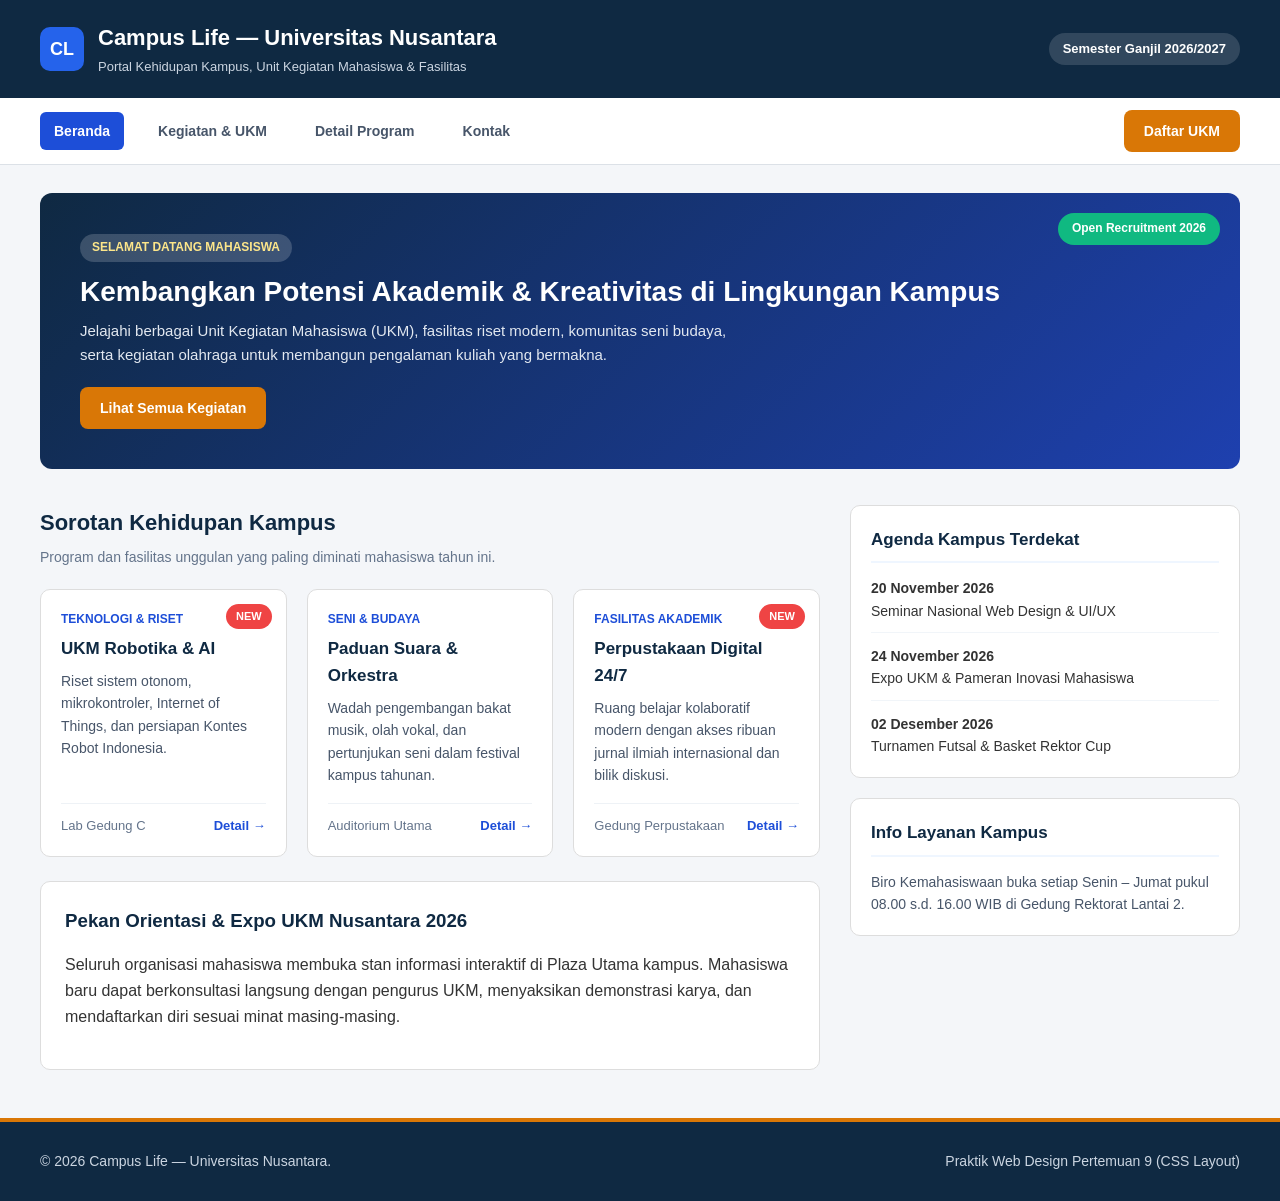
<file: index.html>
<!DOCTYPE html>
<html lang="id">

<head>
    <meta charset="UTF-8">
    <meta name="viewport" content="width=device-width, initial-scale=1.0">
    <title>Beranda — Campus Life Universitas Nusantara</title>
    <!-- Menghubungkan ke file CSS eksternal -->
    <link rel="stylesheet" href="style.css">
</head>

<body>

    <!-- 1. HEADER (Menggunakan Flexbox) -->
    <header class="site-header">
        <div class="container header-inner">
            <div class="brand-group">
                <div class="brand-logo" aria-hidden="true">CL</div>
                <div>
                    <h1 class="site-title">Campus Life — Universitas Nusantara</h1>
                    <p class="site-tagline">Portal Kehidupan Kampus, Unit Kegiatan Mahasiswa &amp; Fasilitas</p>
                </div>
            </div>
            <span class="header-badge">Semester Ganjil 2026/2027</span>
        </div>
    </header>

    <!-- 2. NAVIGATION (Menggunakan Flexbox dengan gap: 20px) -->
    <div class="site-nav">
        <div class="container nav-inner">
            <nav aria-label="Navigasi Utama">
                <a href="index.html" class="active">Beranda</a>
                <a href="content.html">Kegiatan &amp; UKM</a>
                <a href="detail.html">Detail Program</a>
                <a href="contact.html">Kontak</a>
            </nav>
            <a href="contact.html" class="btn-primary">Daftar UKM</a>
        </div>
    </div>

    <!-- 3. HERO SECTION (Container, Spacing & Position) -->
    <section class="hero-section">
        <div class="container">
            <div class="hero-box">
                <span class="hero-corner-tag">Open Recruitment 2026</span>
                <span class="hero-label">Selamat Datang Mahasiswa</span>
                <h2>Kembangkan Potensi Akademik &amp; Kreativitas di Lingkungan Kampus</h2>
                <p>
                    Jelajahi berbagai Unit Kegiatan Mahasiswa (UKM), fasilitas riset modern, komunitas seni budaya,
                    serta kegiatan olahraga untuk membangun pengalaman kuliah yang bermakna.
                </p>
                <a href="content.html" class="btn-primary">Lihat Semua Kegiatan</a>
            </div>
        </div>
    </section>

    <!-- 4. MAIN CONTENT + ASIDE (Menggunakan CSS Grid 2fr 1fr) -->
    <div class="main-section">
        <div class="container content-layout">

            <!-- Kolom Kiri: Main Content -->
            <main>
                <h2 class="section-heading">Sorotan Kehidupan Kampus</h2>
                <p class="section-sub">Program dan fasilitas unggulan yang paling diminati mahasiswa tahun ini.</p>

                <!-- Cards Grid (3 Columns di Desktop dengan gap: 20px) -->
                <section class="cards" aria-label="Sorotan UKM dan Fasilitas">
                    <article class="card">
                        <!-- Badge dengan position: absolute -->
                        <span class="badge-new">New</span>
                        <div>
                            <div class="card-tag">Teknologi &amp; Riset</div>
                            <h3>UKM Robotika &amp; AI</h3>
                            <p>Riset sistem otonom, mikrokontroler, Internet of Things, dan persiapan Kontes Robot
                                Indonesia.</p>
                        </div>
                        <div class="card-footer">
                            <span>Lab Gedung C</span>
                            <a href="detail.html" class="card-link">Detail &rarr;</a>
                        </div>
                    </article>

                    <article class="card">
                        <div>
                            <div class="card-tag">Seni &amp; Budaya</div>
                            <h3>Paduan Suara &amp; Orkestra</h3>
                            <p>Wadah pengembangan bakat musik, olah vokal, dan pertunjukan seni dalam festival kampus
                                tahunan.</p>
                        </div>
                        <div class="card-footer">
                            <span>Auditorium Utama</span>
                            <a href="detail.html" class="card-link">Detail &rarr;</a>
                        </div>
                    </article>

                    <article class="card">
                        <span class="badge-new">New</span>
                        <div>
                            <div class="card-tag">Fasilitas Akademik</div>
                            <h3>Perpustakaan Digital 24/7</h3>
                            <p>Ruang belajar kolaboratif modern dengan akses ribuan jurnal ilmiah internasional dan
                                bilik diskusi.</p>
                        </div>
                        <div class="card-footer">
                            <span>Gedung Perpustakaan</span>
                            <a href="detail.html" class="card-link">Detail &rarr;</a>
                        </div>
                    </article>
                </section>

                <!-- Artikel Pengantar -->
                <article class="content-panel">
                    <h3>Pekan Orientasi &amp; Expo UKM Nusantara 2026</h3>
                    <p>
                        Seluruh organisasi mahasiswa membuka stan informasi interaktif di Plaza Utama kampus. Mahasiswa
                        baru dapat berkonsultasi langsung dengan pengurus UKM, menyaksikan demonstrasi karya, dan
                        mendaftarkan diri sesuai minat masing-masing.
                    </p>
                </article>
            </main>

            <!-- Kolom Kanan: Aside / Sidebar -->
            <aside class="sidebar">
                <div class="widget">
                    <h3>Agenda Kampus Terdekat</h3>
                    <ul class="widget-list">
                        <li>
                            <strong>20 November 2026</strong><br>
                            Seminar Nasional Web Design &amp; UI/UX
                        </li>
                        <li>
                            <strong>24 November 2026</strong><br>
                            Expo UKM &amp; Pameran Inovasi Mahasiswa
                        </li>
                        <li>
                            <strong>02 Desember 2026</strong><br>
                            Turnamen Futsal &amp; Basket Rektor Cup
                        </li>
                    </ul>
                </div>

                <div class="widget">
                    <h3>Info Layanan Kampus</h3>
                    <p class="widget-text">
                        Biro Kemahasiswaan buka setiap Senin – Jumat pukul 08.00 s.d. 16.00 WIB di Gedung Rektorat
                        Lantai 2.
                    </p>
                </div>
            </aside>

        </div>
    </div>

    <!-- 5. FOOTER -->
    <footer class="site-footer">
        <div class="container footer-inner">
            <span>&copy; 2026 Campus Life — Universitas Nusantara.</span>
            <span>Praktik Web Design Pertemuan 9 (CSS Layout)</span>
        </div>
    </footer>

</body>

</html>
</file>
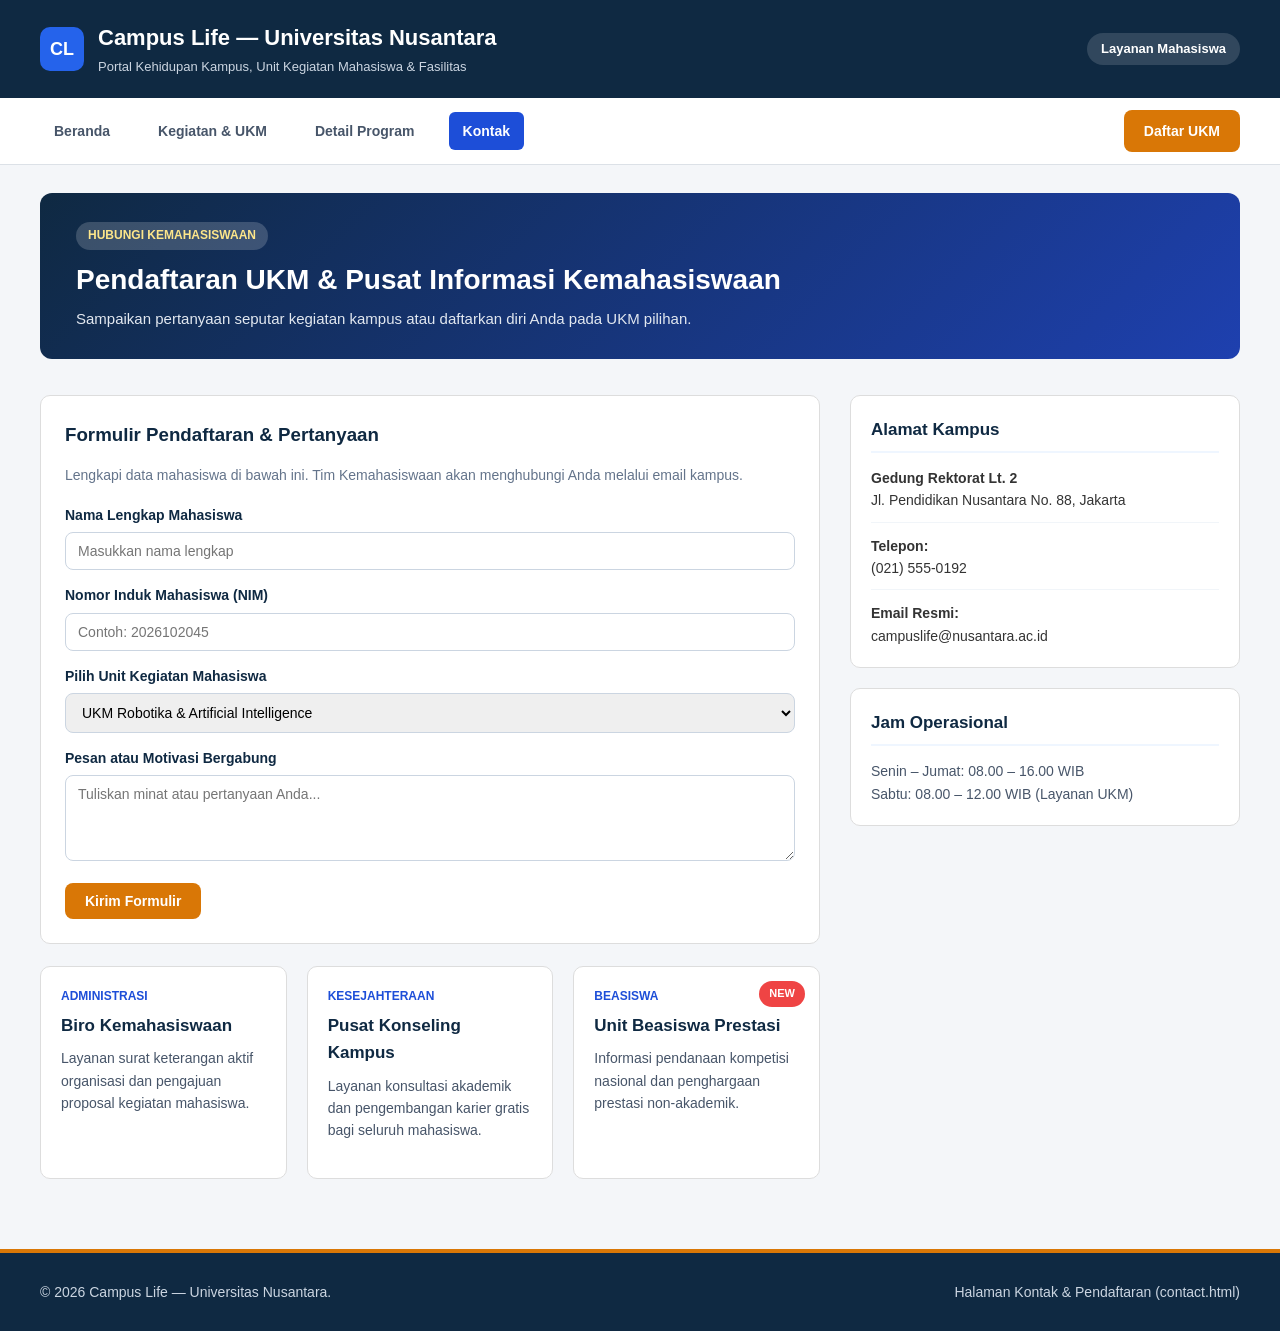
<file: contact.html>
<!DOCTYPE html>
<html lang="id">

<head>
    <meta charset="UTF-8">
    <meta name="viewport" content="width=device-width, initial-scale=1.0">
    <title>Kontak &amp; Pendaftaran — Campus Life Universitas Nusantara</title>
    <link rel="stylesheet" href="style.css">
</head>

<body>

    <!-- HEADER -->
    <header class="site-header">
        <div class="container header-inner">
            <div class="brand-group">
                <div class="brand-logo" aria-hidden="true">CL</div>
                <div>
                    <h1 class="site-title">Campus Life — Universitas Nusantara</h1>
                    <p class="site-tagline">Portal Kehidupan Kampus, Unit Kegiatan Mahasiswa &amp; Fasilitas</p>
                </div>
            </div>
            <span class="header-badge">Layanan Mahasiswa</span>
        </div>
    </header>

    <!-- NAVIGATION -->
    <div class="site-nav">
        <div class="container nav-inner">
            <nav aria-label="Navigasi Utama">
                <a href="index.html">Beranda</a>
                <a href="content.html">Kegiatan &amp; UKM</a>
                <a href="detail.html">Detail Program</a>
                <a href="contact.html" class="active">Kontak</a>
            </nav>
            <a href="contact.html" class="btn-primary">Daftar UKM</a>
        </div>
    </div>

    <!-- HERO COMPACT -->
    <section class="hero-section">
        <div class="container">
            <div class="hero-box hero-compact">
                <span class="hero-label">Hubungi Kemahasiswaan</span>
                <h2>Pendaftaran UKM &amp; Pusat Informasi Kemahasiswaan</h2>
                <p>Sampaikan pertanyaan seputar kegiatan kampus atau daftarkan diri Anda pada UKM pilihan.</p>
            </div>
        </div>
    </section>

    <!-- MAIN CONTENT + ASIDE -->
    <div class="main-section">
        <div class="container content-layout">

            <!-- MAIN CONTENT: Formulir Kontak & 3 Kartu Layanan -->
            <main>
                <div class="content-panel no-top">
                    <h3>Formulir Pendaftaran &amp; Pertanyaan</h3>
                    <p class="form-intro">
                        Lengkapi data mahasiswa di bawah ini. Tim Kemahasiswaan akan menghubungi Anda melalui email
                        kampus.
                    </p>

                    <form class="contact-form" action="#" method="post">
                        <div class="form-group">
                            <label for="nama">Nama Lengkap Mahasiswa</label>
                            <input type="text" id="nama" name="nama" placeholder="Masukkan nama lengkap" required>
                        </div>

                        <div class="form-group">
                            <label for="nim">Nomor Induk Mahasiswa (NIM)</label>
                            <input type="text" id="nim" name="nim" placeholder="Contoh: 2026102045" required>
                        </div>

                        <div class="form-group">
                            <label for="ukm">Pilih Unit Kegiatan Mahasiswa</label>
                            <select id="ukm" name="ukm">
                                <option value="robotika">UKM Robotika &amp; Artificial Intelligence</option>
                                <option value="padus">Paduan Suara &amp; Orkestra Mahasiswa</option>
                                <option value="startup">Inkubator Startup Mahasiswa</option>
                                <option value="olahraga">Sport Center &amp; Klub Olahraga</option>
                                <option value="exchange">Student Exchange Club</option>
                            </select>
                        </div>

                        <div class="form-group">
                            <label for="pesan">Pesan atau Motivasi Bergabung</label>
                            <textarea id="pesan" name="pesan" rows="4"
                                placeholder="Tuliskan minat atau pertanyaan Anda..." required></textarea>
                        </div>

                        <div>
                            <button type="submit" class="btn-primary">Kirim Formulir</button>
                        </div>
                    </form>
                </div>

                <!-- 3 Kartu Unit Layanan -->
                <section class="cards section-gap" aria-label="Unit Layanan Kemahasiswaan">
                    <article class="card">
                        <div class="card-tag">Administrasi</div>
                        <h3>Biro Kemahasiswaan</h3>
                        <p>Layanan surat keterangan aktif organisasi dan pengajuan proposal kegiatan mahasiswa.</p>
                    </article>

                    <article class="card">
                        <div class="card-tag">Kesejahteraan</div>
                        <h3>Pusat Konseling Kampus</h3>
                        <p>Layanan konsultasi akademik dan pengembangan karier gratis bagi seluruh mahasiswa.</p>
                    </article>

                    <article class="card">
                        <span class="badge-new">New</span>
                        <div class="card-tag">Beasiswa</div>
                        <h3>Unit Beasiswa Prestasi</h3>
                        <p>Informasi pendanaan kompetisi nasional dan penghargaan prestasi non-akademik.</p>
                    </article>
                </section>
            </main>

            <!-- ASIDE -->
            <aside class="sidebar">
                <div class="widget">
                    <h3>Alamat Kampus</h3>
                    <ul class="widget-list">
                        <li>
                            <strong>Gedung Rektorat Lt. 2</strong><br>
                            Jl. Pendidikan Nusantara No. 88, Jakarta
                        </li>
                        <li>
                            <strong>Telepon:</strong><br>
                            (021) 555-0192
                        </li>
                        <li>
                            <strong>Email Resmi:</strong><br>
                            campuslife@nusantara.ac.id
                        </li>
                    </ul>
                </div>

                <div class="widget">
                    <h3>Jam Operasional</h3>
                    <p class="widget-text">
                        Senin – Jumat: 08.00 – 16.00 WIB<br>
                        Sabtu: 08.00 – 12.00 WIB (Layanan UKM)
                    </p>
                </div>
            </aside>

        </div>
    </div>

    <!-- FOOTER -->
    <footer class="site-footer">
        <div class="container footer-inner">
            <span>&copy; 2026 Campus Life — Universitas Nusantara.</span>
            <span>Halaman Kontak &amp; Pendaftaran (contact.html)</span>
        </div>
    </footer>

</body>

</html>
</file>
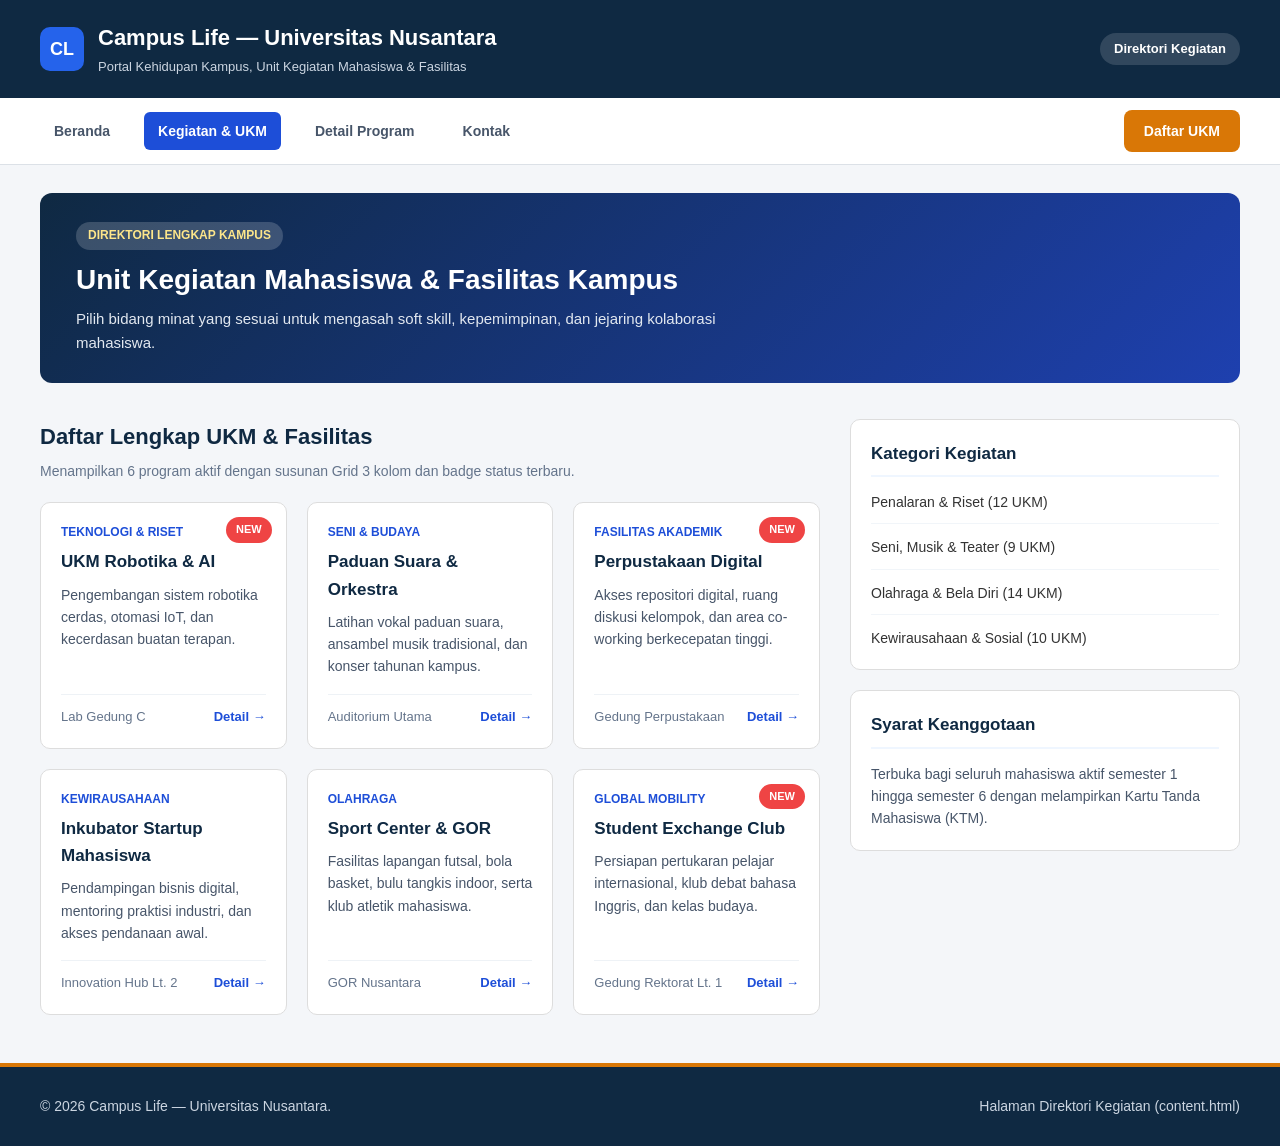
<file: content.html>
<!DOCTYPE html>
<html lang="id">

<head>
    <meta charset="UTF-8">
    <meta name="viewport" content="width=device-width, initial-scale=1.0">
    <title>Kegiatan &amp; UKM — Campus Life Universitas Nusantara</title>
    <link rel="stylesheet" href="style.css">
</head>

<body>

    <!-- HEADER -->
    <header class="site-header">
        <div class="container header-inner">
            <div class="brand-group">
                <div class="brand-logo" aria-hidden="true">CL</div>
                <div>
                    <h1 class="site-title">Campus Life — Universitas Nusantara</h1>
                    <p class="site-tagline">Portal Kehidupan Kampus, Unit Kegiatan Mahasiswa &amp; Fasilitas</p>
                </div>
            </div>
            <span class="header-badge">Direktori Kegiatan</span>
        </div>
    </header>

    <!-- NAVIGATION -->
    <div class="site-nav">
        <div class="container nav-inner">
            <nav aria-label="Navigasi Utama">
                <a href="index.html">Beranda</a>
                <a href="content.html" class="active">Kegiatan &amp; UKM</a>
                <a href="detail.html">Detail Program</a>
                <a href="contact.html">Kontak</a>
            </nav>
            <a href="contact.html" class="btn-primary">Daftar UKM</a>
        </div>
    </div>

    <!-- HERO COMPACT -->
    <section class="hero-section">
        <div class="container">
            <div class="hero-box hero-compact">
                <span class="hero-label">Direktori Lengkap Kampus</span>
                <h2>Unit Kegiatan Mahasiswa &amp; Fasilitas Kampus</h2>
                <p>Pilih bidang minat yang sesuai untuk mengasah soft skill, kepemimpinan, dan jejaring kolaborasi
                    mahasiswa.</p>
            </div>
        </div>
    </section>

    <!-- MAIN CONTENT + ASIDE -->
    <div class="main-section">
        <div class="container content-layout">

            <!-- MAIN CONTENT: 6 Cards dalam CSS Grid 3 Kolom -->
            <main>
                <h2 class="section-heading">Daftar Lengkap UKM &amp; Fasilitas</h2>
                <p class="section-sub">Menampilkan 6 program aktif dengan susunan Grid 3 kolom dan badge status terbaru.
                </p>

                <section class="cards" aria-label="Daftar Kegiatan Mahasiswa">
                    <!-- Card 1 -->
                    <article class="card">
                        <span class="badge-new">New</span>
                        <div>
                            <div class="card-tag">Teknologi &amp; Riset</div>
                            <h3>UKM Robotika &amp; AI</h3>
                            <p>Pengembangan sistem robotika cerdas, otomasi IoT, dan kecerdasan buatan terapan.</p>
                        </div>
                        <div class="card-footer">
                            <span>Lab Gedung C</span>
                            <a href="detail.html" class="card-link">Detail &rarr;</a>
                        </div>
                    </article>

                    <!-- Card 2 -->
                    <article class="card">
                        <div>
                            <div class="card-tag">Seni &amp; Budaya</div>
                            <h3>Paduan Suara &amp; Orkestra</h3>
                            <p>Latihan vokal paduan suara, ansambel musik tradisional, dan konser tahunan kampus.</p>
                        </div>
                        <div class="card-footer">
                            <span>Auditorium Utama</span>
                            <a href="detail.html" class="card-link">Detail &rarr;</a>
                        </div>
                    </article>

                    <!-- Card 3 -->
                    <article class="card">
                        <span class="badge-new">New</span>
                        <div>
                            <div class="card-tag">Fasilitas Akademik</div>
                            <h3>Perpustakaan Digital</h3>
                            <p>Akses repositori digital, ruang diskusi kelompok, dan area co-working berkecepatan
                                tinggi.</p>
                        </div>
                        <div class="card-footer">
                            <span>Gedung Perpustakaan</span>
                            <a href="detail.html" class="card-link">Detail &rarr;</a>
                        </div>
                    </article>

                    <!-- Card 4 -->
                    <article class="card">
                        <div>
                            <div class="card-tag">Kewirausahaan</div>
                            <h3>Inkubator Startup Mahasiswa</h3>
                            <p>Pendampingan bisnis digital, mentoring praktisi industri, dan akses pendanaan awal.</p>
                        </div>
                        <div class="card-footer">
                            <span>Innovation Hub Lt. 2</span>
                            <a href="detail.html" class="card-link">Detail &rarr;</a>
                        </div>
                    </article>

                    <!-- Card 5 -->
                    <article class="card">
                        <div>
                            <div class="card-tag">Olahraga</div>
                            <h3>Sport Center &amp; GOR</h3>
                            <p>Fasilitas lapangan futsal, bola basket, bulu tangkis indoor, serta klub atletik
                                mahasiswa.</p>
                        </div>
                        <div class="card-footer">
                            <span>GOR Nusantara</span>
                            <a href="detail.html" class="card-link">Detail &rarr;</a>
                        </div>
                    </article>

                    <!-- Card 6 -->
                    <article class="card">
                        <span class="badge-new">New</span>
                        <div>
                            <div class="card-tag">Global Mobility</div>
                            <h3>Student Exchange Club</h3>
                            <p>Persiapan pertukaran pelajar internasional, klub debat bahasa Inggris, dan kelas budaya.
                            </p>
                        </div>
                        <div class="card-footer">
                            <span>Gedung Rektorat Lt. 1</span>
                            <a href="detail.html" class="card-link">Detail &rarr;</a>
                        </div>
                    </article>
                </section>
            </main>

            <!-- ASIDE -->
            <aside class="sidebar">
                <div class="widget">
                    <h3>Kategori Kegiatan</h3>
                    <ul class="widget-list">
                        <li>Penalaran &amp; Riset (12 UKM)</li>
                        <li>Seni, Musik &amp; Teater (9 UKM)</li>
                        <li>Olahraga &amp; Bela Diri (14 UKM)</li>
                        <li>Kewirausahaan &amp; Sosial (10 UKM)</li>
                    </ul>
                </div>

                <div class="widget">
                    <h3>Syarat Keanggotaan</h3>
                    <p class="widget-text">
                        Terbuka bagi seluruh mahasiswa aktif semester 1 hingga semester 6 dengan melampirkan Kartu Tanda
                        Mahasiswa (KTM).
                    </p>
                </div>
            </aside>

        </div>
    </div>

    <!-- FOOTER -->
    <footer class="site-footer">
        <div class="container footer-inner">
            <span>&copy; 2026 Campus Life — Universitas Nusantara.</span>
            <span>Halaman Direktori Kegiatan (content.html)</span>
        </div>
    </footer>

</body>

</html>
</file>
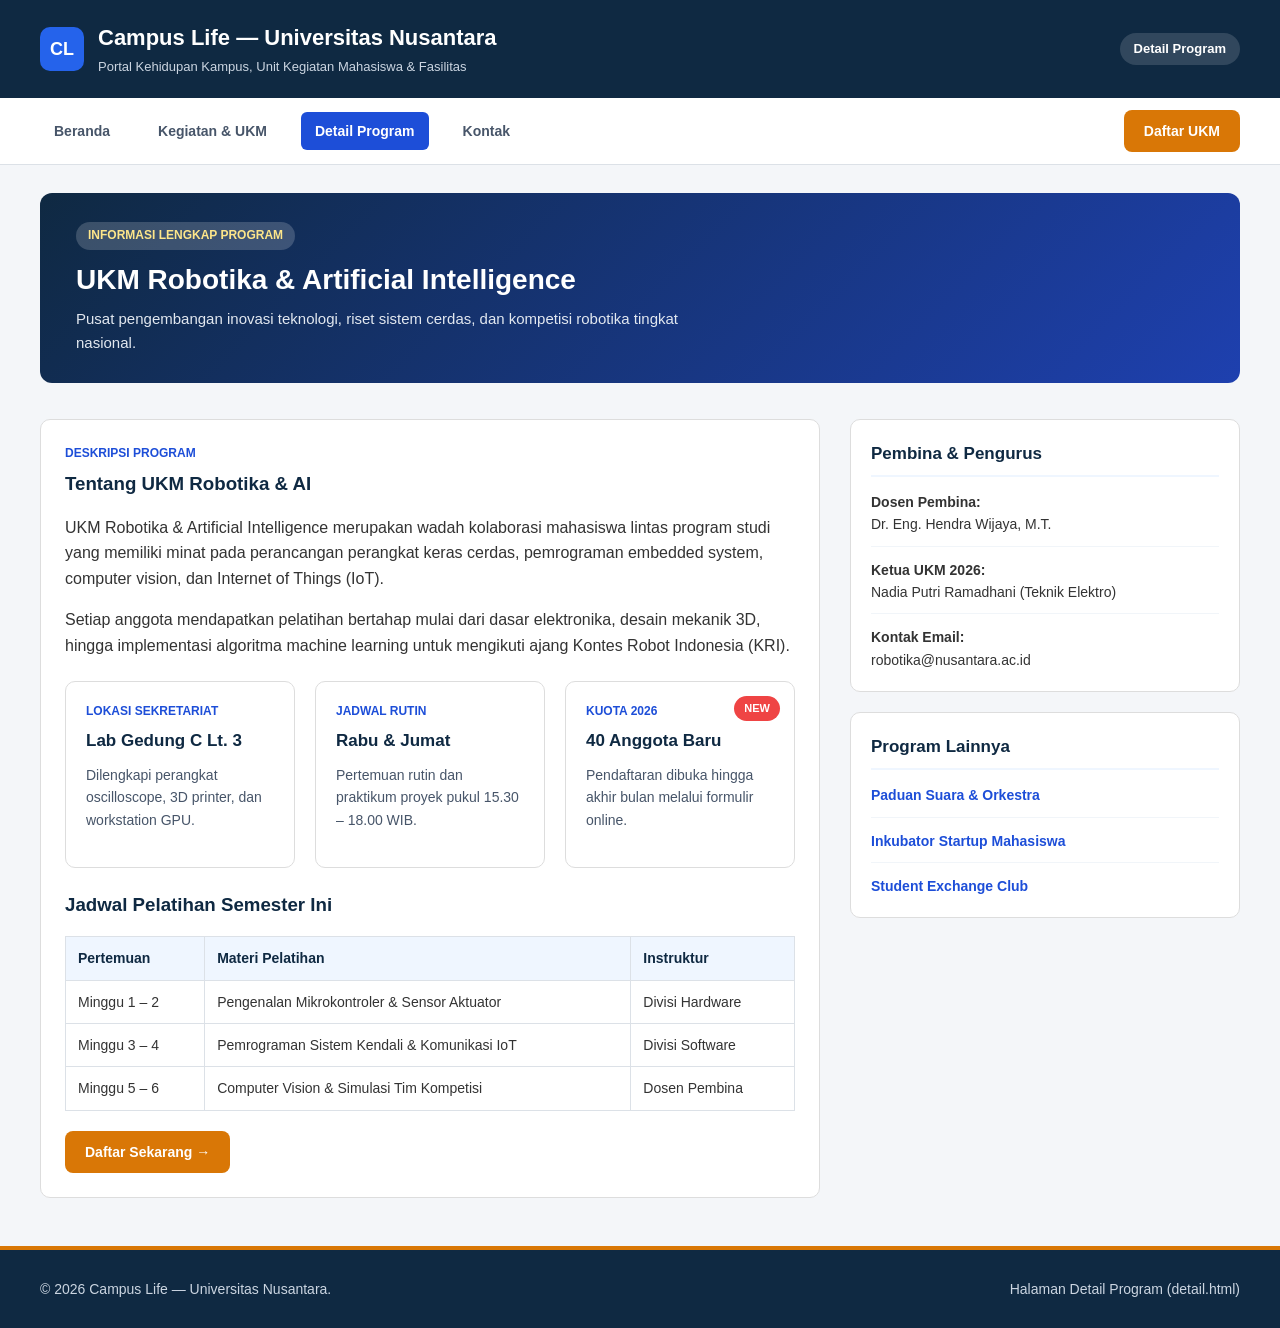
<file: detail.html>
<!DOCTYPE html>
<html lang="id">

<head>
    <meta charset="UTF-8">
    <meta name="viewport" content="width=device-width, initial-scale=1.0">
    <title>Detail Program — Campus Life Universitas Nusantara</title>
    <link rel="stylesheet" href="style.css">
</head>

<body>

    <!-- HEADER -->
    <header class="site-header">
        <div class="container header-inner">
            <div class="brand-group">
                <div class="brand-logo" aria-hidden="true">CL</div>
                <div>
                    <h1 class="site-title">Campus Life — Universitas Nusantara</h1>
                    <p class="site-tagline">Portal Kehidupan Kampus, Unit Kegiatan Mahasiswa &amp; Fasilitas</p>
                </div>
            </div>
            <span class="header-badge">Detail Program</span>
        </div>
    </header>

    <!-- NAVIGATION -->
    <div class="site-nav">
        <div class="container nav-inner">
            <nav aria-label="Navigasi Utama">
                <a href="index.html">Beranda</a>
                <a href="content.html">Kegiatan &amp; UKM</a>
                <a href="detail.html" class="active">Detail Program</a>
                <a href="contact.html">Kontak</a>
            </nav>
            <a href="contact.html" class="btn-primary">Daftar UKM</a>
        </div>
    </div>

    <!-- HERO COMPACT -->
    <section class="hero-section">
        <div class="container">
            <div class="hero-box hero-compact">
                <span class="hero-label">Informasi Lengkap Program</span>
                <h2>UKM Robotika &amp; Artificial Intelligence</h2>
                <p>Pusat pengembangan inovasi teknologi, riset sistem cerdas, dan kompetisi robotika tingkat nasional.
                </p>
            </div>
        </div>
    </section>

    <!-- MAIN CONTENT + ASIDE -->
    <div class="main-section">
        <div class="container content-layout">

            <!-- MAIN CONTENT -->
            <main>
                <article class="content-panel no-top">
                    <div class="card-tag">Deskripsi Program</div>
                    <h3>Tentang UKM Robotika &amp; AI</h3>
                    <p>
                        UKM Robotika &amp; Artificial Intelligence merupakan wadah kolaborasi mahasiswa lintas program
                        studi yang memiliki minat pada perancangan perangkat keras cerdas, pemrograman embedded system,
                        computer vision, dan Internet of Things (IoT).
                    </p>
                    <p>
                        Setiap anggota mendapatkan pelatihan bertahap mulai dari dasar elektronika, desain mekanik 3D,
                        hingga implementasi algoritma machine learning untuk mengikuti ajang Kontes Robot Indonesia
                        (KRI).
                    </p>

                    <!-- Ringkasan 3 Kolom Info Cepat -->
                    <div class="cards section-gap">
                        <div class="card">
                            <div class="card-tag">Lokasi Sekretariat</div>
                            <h3>Lab Gedung C Lt. 3</h3>
                            <p>Dilengkapi perangkat oscilloscope, 3D printer, dan workstation GPU.</p>
                        </div>
                        <div class="card">
                            <div class="card-tag">Jadwal Rutin</div>
                            <h3>Rabu &amp; Jumat</h3>
                            <p>Pertemuan rutin dan praktikum proyek pukul 15.30 – 18.00 WIB.</p>
                        </div>
                        <div class="card">
                            <span class="badge-new">New</span>
                            <div class="card-tag">Kuota 2026</div>
                            <h3>40 Anggota Baru</h3>
                            <p>Pendaftaran dibuka hingga akhir bulan melalui formulir online.</p>
                        </div>
                    </div>

                    <h3>Jadwal Pelatihan Semester Ini</h3>
                    <table class="schedule-table">
                        <thead>
                            <tr>
                                <th>Pertemuan</th>
                                <th>Materi Pelatihan</th>
                                <th>Instruktur</th>
                            </tr>
                        </thead>
                        <tbody>
                            <tr>
                                <td>Minggu 1 – 2</td>
                                <td>Pengenalan Mikrokontroler &amp; Sensor Aktuator</td>
                                <td>Divisi Hardware</td>
                            </tr>
                            <tr>
                                <td>Minggu 3 – 4</td>
                                <td>Pemrograman Sistem Kendali &amp; Komunikasi IoT</td>
                                <td>Divisi Software</td>
                            </tr>
                            <tr>
                                <td>Minggu 5 – 6</td>
                                <td>Computer Vision &amp; Simulasi Tim Kompetisi</td>
                                <td>Dosen Pembina</td>
                            </tr>
                        </tbody>
                    </table>

                    <div class="action-row">
                        <a href="contact.html" class="btn-primary">Daftar Sekarang &rarr;</a>
                    </div>
                </article>
            </main>

            <!-- ASIDE -->
            <aside class="sidebar">
                <div class="widget">
                    <h3>Pembina &amp; Pengurus</h3>
                    <ul class="widget-list">
                        <li>
                            <strong>Dosen Pembina:</strong><br>
                            Dr. Eng. Hendra Wijaya, M.T.
                        </li>
                        <li>
                            <strong>Ketua UKM 2026:</strong><br>
                            Nadia Putri Ramadhani (Teknik Elektro)
                        </li>
                        <li>
                            <strong>Kontak Email:</strong><br>
                            robotika@nusantara.ac.id
                        </li>
                    </ul>
                </div>

                <div class="widget">
                    <h3>Program Lainnya</h3>
                    <ul class="widget-list">
                        <li><a href="content.html" class="card-link">Paduan Suara &amp; Orkestra</a></li>
                        <li><a href="content.html" class="card-link">Inkubator Startup Mahasiswa</a></li>
                        <li><a href="content.html" class="card-link">Student Exchange Club</a></li>
                    </ul>
                </div>
            </aside>

        </div>
    </div>

    <!-- FOOTER -->
    <footer class="site-footer">
        <div class="container footer-inner">
            <span>&copy; 2026 Campus Life — Universitas Nusantara.</span>
            <span>Halaman Detail Program (detail.html)</span>
        </div>
    </footer>

</body>

</html>
</file>
<file: style.css>
/* ==========================================================================
style.css — Praktik CSS Layout: Web Page Layout (Pertemuan 9)
Digunakan oleh: index.html, content.html, detail.html, dan contact.html
========================================================================== */

/* 1. BOX MODEL & RESET DASAR */
*,
*::before,
*::after {
    box-sizing: border-box;
}

body {
    margin: 0;
    font-family: Arial, Helvetica, sans-serif;
    color: #333333;
    background-color: #f4f6f9;
    line-height: 1.6;
}

img,
svg {
    display: block;
    max-width: 100%;
}

a {
    text-decoration: none;
    color: inherit;
}

/* 2. CONTAINER (Mengontrol lebar maksimal pada layar lebar) */
.container {
    width: min(100% - 40px, 1200px);
    margin-inline: auto;
}

/* 3. HEADER DENGAN FLEXBOX */
.site-header {
    background-color: #0f2942;
    color: #ffffff;
    padding: 20px 0;
}

.header-inner {
    display: flex;
    justify-content: space-between;
    align-items: center;
    gap: 20px;
}

.brand-group {
    display: flex;
    align-items: center;
    gap: 14px;
}

.brand-logo {
    width: 44px;
    height: 44px;
    background-color: #2563eb;
    color: #ffffff;
    font-weight: bold;
    font-size: 18px;
    border-radius: 10px;
    display: flex;
    align-items: center;
    justify-content: center;
}

.site-title {
    margin: 0;
    font-size: 22px;
}

.site-tagline {
    margin: 2px 0 0;
    font-size: 13px;
    color: #cbd5e1;
}

.header-badge {
    background-color: rgba(255, 255, 255, 0.14);
    padding: 6px 14px;
    border-radius: 999px;
    font-size: 13px;
    font-weight: bold;
}

/* 4. NAVIGATION DENGAN FLEXBOX */
.site-nav {
    background-color: #ffffff;
    border-bottom: 1px solid #dce1e7;
    padding: 12px 0;
}

.nav-inner {
    display: flex;
    justify-content: space-between;
    align-items: center;
    gap: 20px;
}

nav {
    display: flex;
    gap: 20px;
    align-items: center;
}

nav a {
    padding: 8px 14px;
    border-radius: 6px;
    font-size: 14px;
    font-weight: bold;
    color: #475569;
    transition: background-color 0.2s ease, color 0.2s ease;
}

nav a:hover {
    background-color: #eff6ff;
    color: #1d4ed8;
}

nav a.active {
    background-color: #1d4ed8;
    color: #ffffff;
}

/* 5. HERO SECTION (Container, Spacing & Position) */
.hero-section {
    padding: 28px 0 12px;
}

.hero-box {
    position: relative;
    background: linear-gradient(135deg, #0f2942, #1e40af);
    color: #ffffff;
    padding: 40px;
    border-radius: 12px;
    overflow: hidden;
}

.hero-box.hero-compact {
    padding: 28px 36px;
}

.hero-label {
    display: inline-block;
    background-color: rgba(255, 255, 255, 0.18);
    color: #fde68a;
    font-size: 12px;
    font-weight: bold;
    text-transform: uppercase;
    padding: 4px 12px;
    border-radius: 999px;
    margin-bottom: 12px;
}

.hero-box h2 {
    margin: 0 0 10px;
    font-size: 28px;
    line-height: 1.25;
}

.hero-box p {
    margin: 0 0 20px;
    max-width: 650px;
    color: #e2e8f0;
    font-size: 15px;
}

.hero-box.hero-compact p {
    margin-bottom: 0;
}

/* Contoh Position: Absolute pada Hero */
.hero-corner-tag {
    position: absolute;
    top: 20px;
    right: 20px;
    background-color: #10b981;
    color: #ffffff;
    font-size: 12px;
    font-weight: bold;
    padding: 6px 14px;
    border-radius: 999px;
}

.btn-primary {
    display: inline-block;
    background-color: #d97706;
    color: #ffffff;
    padding: 10px 20px;
    border-radius: 8px;
    font-size: 14px;
    font-weight: bold;
    border: none;
    cursor: pointer;
}

.btn-primary:hover {
    background-color: #b45309;
}

/* 6. MAIN CONTENT + ASIDE MENGGUNAKAN CSS GRID */
.main-section {
    padding: 24px 0 48px;
}

.content-layout {
    display: grid;
    grid-template-columns: 2fr 1fr;
    gap: 30px;
    align-items: start;
}

.section-heading {
    margin: 0 0 6px;
    font-size: 22px;
    color: #0f2942;
}

.section-sub {
    margin: 0 0 20px;
    font-size: 14px;
    color: #64748b;
}

.section-gap {
    margin-top: 22px;
    margin-bottom: 22px;
}

/* 7. CARDS GRID (3 Columns di Desktop dengan gap: 20px) */
.cards {
    display: grid;
    grid-template-columns: repeat(3, 1fr);
    gap: 20px;
}

.card {
    position: relative;
    /* Referensi posisi untuk .badge-new */
    background-color: #ffffff;
    padding: 20px;
    border: 1px solid #dddddd;
    border-radius: 10px;
    display: flex;
    flex-direction: column;
    justify-content: space-between;
}

/* 8. POSITION: ABSOLUTE UNTUK BADGE 'NEW' PADA CARD */
.badge-new {
    position: absolute;
    top: 14px;
    right: 14px;
    background-color: #ef4444;
    color: #ffffff;
    font-size: 11px;
    font-weight: bold;
    text-transform: uppercase;
    padding: 4px 10px;
    border-radius: 999px;
}

.card-tag {
    font-size: 12px;
    font-weight: bold;
    color: #1d4ed8;
    text-transform: uppercase;
    margin-bottom: 6px;
}

.card h3 {
    margin: 0 0 8px;
    font-size: 17px;
    color: #0f2942;
}

.card p {
    margin: 0 0 16px;
    font-size: 14px;
    color: #475569;
    flex-grow: 1;
}

.card-footer {
    padding-top: 12px;
    border-top: 1px solid #eef2f6;
    display: flex;
    justify-content: space-between;
    align-items: center;
    font-size: 13px;
    color: #64748b;
}

.card-link {
    color: #1d4ed8;
    font-weight: bold;
}

.card-link:hover {
    text-decoration: underline;
}

/* Panel Artikel / Detail / Form di Main Content */
.content-panel {
    background-color: #ffffff;
    border: 1px solid #dddddd;
    border-radius: 10px;
    padding: 24px;
    margin-top: 24px;
}

.content-panel.no-top {
    margin-top: 0;
}

.content-panel h3 {
    margin: 0 0 10px;
    color: #0f2942;
}

.action-row {
    margin-top: 20px;
}

/* Styling Tabel Jadwal di detail.html */
.schedule-table {
    width: 100%;
    border-collapse: collapse;
    margin: 16px 0;
    font-size: 14px;
}

.schedule-table th,
.schedule-table td {
    border: 1px solid #dce1e7;
    padding: 10px 12px;
    text-align: left;
}

.schedule-table th {
    background-color: #eff6ff;
    color: #0f2942;
}

/* Styling Form di contact.html */
.form-intro {
    font-size: 14px;
    color: #64748b;
    margin-bottom: 18px;
}

.contact-form {
    display: flex;
    flex-direction: column;
    gap: 14px;
}

.form-group label {
    display: block;
    font-size: 14px;
    font-weight: bold;
    margin-bottom: 6px;
    color: #0f2942;
}

.form-group input,
.form-group select,
.form-group textarea {
    width: 100%;
    padding: 10px 12px;
    border: 1px solid #cbd5e1;
    border-radius: 8px;
    font-family: inherit;
    font-size: 14px;
}

/* 9. ASIDE / SIDEBAR */
.sidebar {
    display: flex;
    flex-direction: column;
    gap: 20px;
}

.widget {
    background-color: #ffffff;
    padding: 20px;
    border: 1px solid #dddddd;
    border-radius: 10px;
}

.widget h3 {
    margin: 0 0 14px;
    font-size: 17px;
    color: #0f2942;
    padding-bottom: 8px;
    border-bottom: 2px solid #eff6ff;
}

.widget-text {
    margin: 0;
    font-size: 14px;
    color: #475569;
}

.widget-list {
    list-style: none;
    margin: 0;
    padding: 0;
    display: flex;
    flex-direction: column;
    gap: 12px;
    font-size: 14px;
}

.widget-list li {
    padding-bottom: 10px;
    border-bottom: 1px solid #f1f5f9;
}

.widget-list li:last-child {
    padding-bottom: 0;
    border-bottom: none;
}

/* 10. FOOTER */
.site-footer {
    background-color: #0f2942;
    color: #cbd5e1;
    padding: 28px 0;
    border-top: 4px solid #d97706;
    font-size: 14px;
}

.footer-inner {
    display: flex;
    justify-content: space-between;
    align-items: center;
    flex-wrap: wrap;
    gap: 16px;
}

/* 11. RESPONSIVE MEDIA QUERIES (Tablet & Mobile) */
@media (max-width: 900px) {
    .content-layout {
        grid-template-columns: 1fr;
    }

    .cards {
        grid-template-columns: repeat(2, 1fr);
    }
}

@media (max-width: 600px) {

    .header-inner,
    .nav-inner {
        flex-direction: column;
        align-items: flex-start;
    }

    nav {
        flex-wrap: wrap;
        gap: 10px;
    }

    .cards {
        grid-template-columns: 1fr;
    }

    .hero-corner-tag {
        position: static;
        display: inline-block;
        margin-bottom: 12px;
    }
}
</file>
